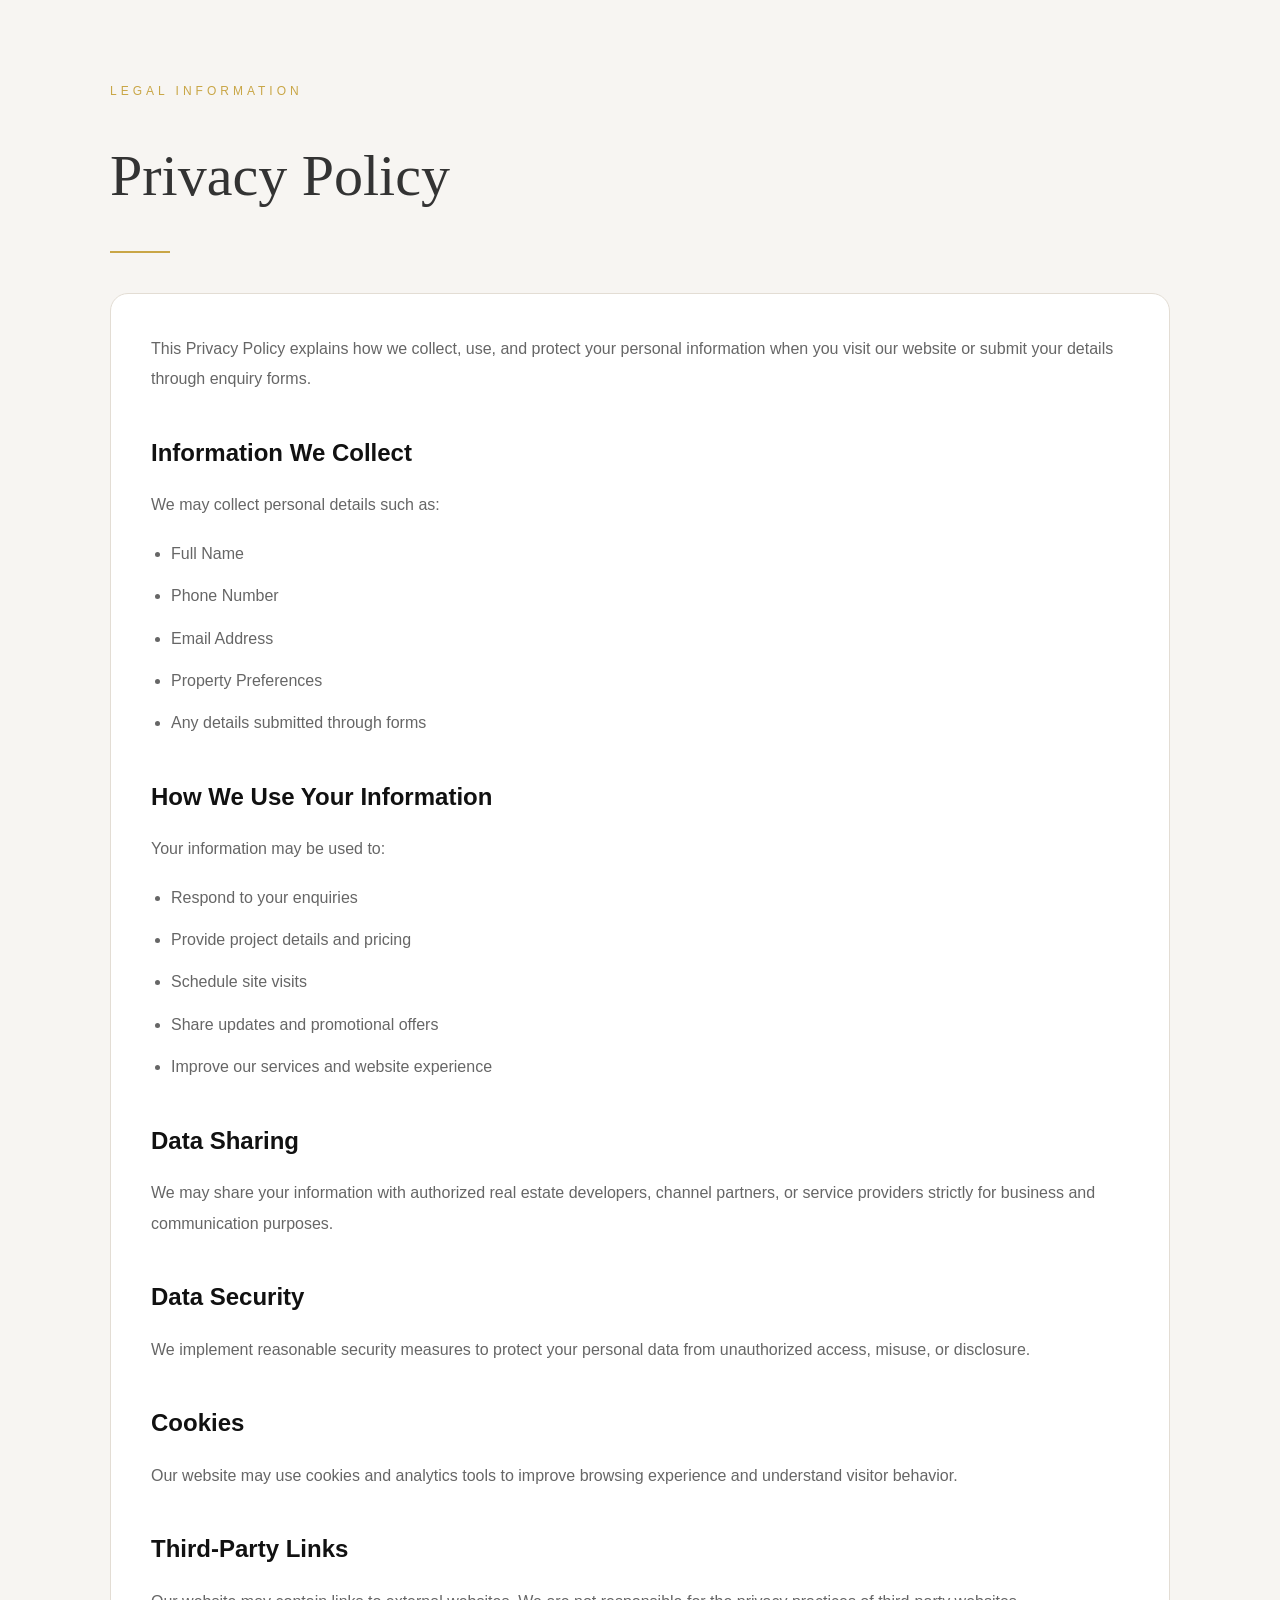
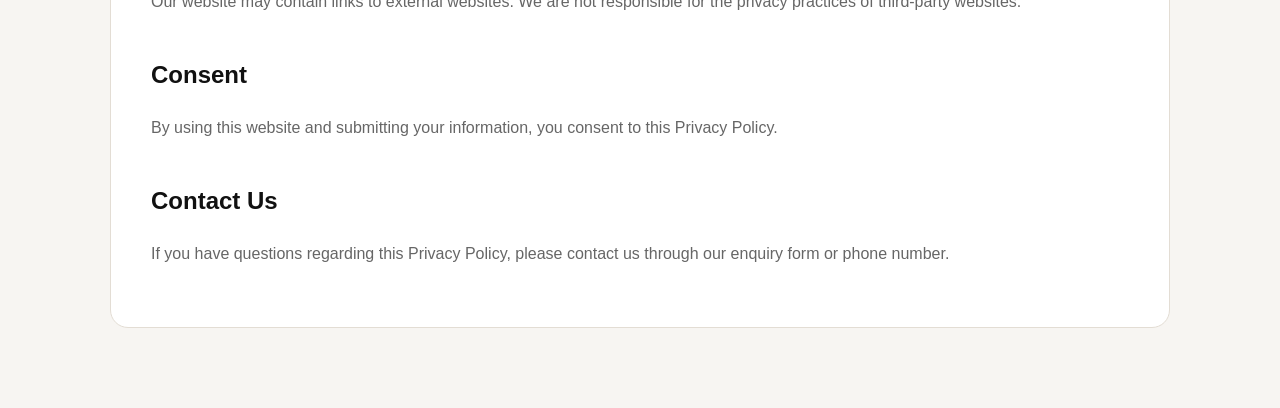
<file: privacy-policy.html>
<!DOCTYPE html>
<html lang="en">
<head>
  <meta charset="UTF-8">
  <meta name="viewport" content="width=device-width, initial-scale=1.0">
  <title>Privacy Policy</title>

  <style>

    *{
      margin:0;
      padding:0;
      box-sizing:border-box;
      font-family: Arial, sans-serif;
    }

    body{
      background:#f7f5f2;
      color:#333;
      line-height:1.9;
    }

    .policy-section{
      max-width:1100px;
      margin:auto;
      padding:80px 20px;
    }

    .small-title{
      color:#c9a646;
      text-transform:uppercase;
      letter-spacing:4px;
      font-size:12px;
      margin-bottom:18px;
    }

    .main-title{
      font-size:58px;
      font-family: Georgia, serif;
      font-weight:300;
      margin-bottom:20px;
    }

    .gold-line{
      width:60px;
      height:2px;
      background:#c9a646;
      margin-bottom:40px;
    }

    .policy-content{
      background:#fff;
      border:1px solid #e3ddd4;
      border-radius:18px;
      padding:40px;
    }

    .policy-content h3{
      margin-top:35px;
      margin-bottom:15px;
      color:#111;
      font-size:24px;
    }

    .policy-content p{
      margin-bottom:18px;
      color:#666;
      font-size:16px;
    }

    .policy-content ul{
      margin-left:20px;
      color:#666;
    }

    .policy-content li{
      margin-bottom:12px;
    }

    @media(max-width:768px){

      .main-title{
        font-size:42px;
      }

      .policy-content{
        padding:25px;
      }

    }

  </style>
</head>
<body>

  <section class="policy-section">

    <div class="small-title">
      Legal Information
    </div>

    <h1 class="main-title">
      Privacy Policy
    </h1>

    <div class="gold-line"></div>

    <div class="policy-content">

      <p>
        This Privacy Policy explains how we collect, use,
        and protect your personal information when you visit
        our website or submit your details through enquiry forms.
      </p>

      <h3>Information We Collect</h3>

      <p>
        We may collect personal details such as:
      </p>

      <ul>
        <li>Full Name</li>
        <li>Phone Number</li>
        <li>Email Address</li>
        <li>Property Preferences</li>
        <li>Any details submitted through forms</li>
      </ul>

      <h3>How We Use Your Information</h3>

      <p>
        Your information may be used to:
      </p>

      <ul>
        <li>Respond to your enquiries</li>
        <li>Provide project details and pricing</li>
        <li>Schedule site visits</li>
        <li>Share updates and promotional offers</li>
        <li>Improve our services and website experience</li>
      </ul>

      <h3>Data Sharing</h3>

      <p>
        We may share your information with authorized real estate
        developers, channel partners, or service providers strictly
        for business and communication purposes.
      </p>

      <h3>Data Security</h3>

      <p>
        We implement reasonable security measures to protect your
        personal data from unauthorized access, misuse, or disclosure.
      </p>

      <h3>Cookies</h3>

      <p>
        Our website may use cookies and analytics tools to improve
        browsing experience and understand visitor behavior.
      </p>

      <h3>Third-Party Links</h3>

      <p>
        Our website may contain links to external websites.
        We are not responsible for the privacy practices
        of third-party websites.
      </p>

      <h3>Consent</h3>

      <p>
        By using this website and submitting your information,
        you consent to this Privacy Policy.
      </p>

      <h3>Contact Us</h3>

      <p>
        If you have questions regarding this Privacy Policy,
        please contact us through our enquiry form or phone number.
      </p>

    </div>

  </section>

</body>
</html>
</file>
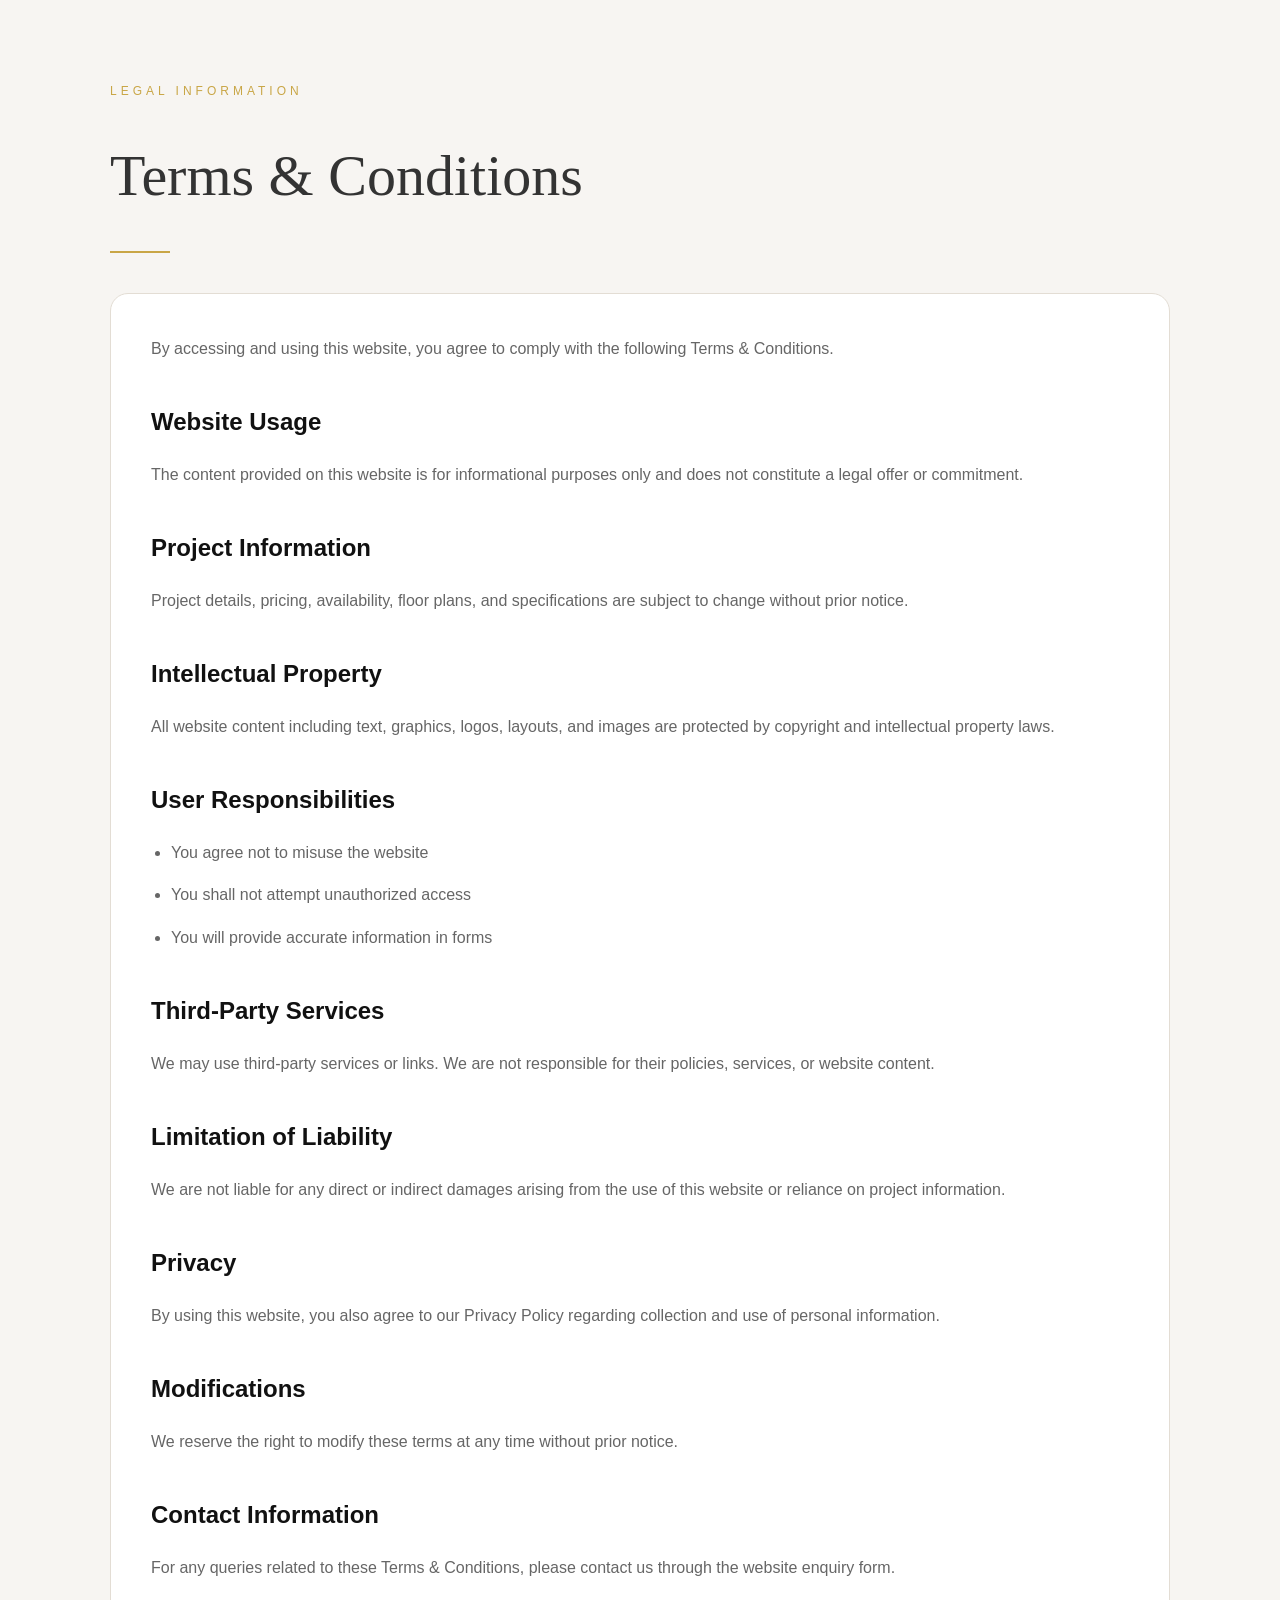
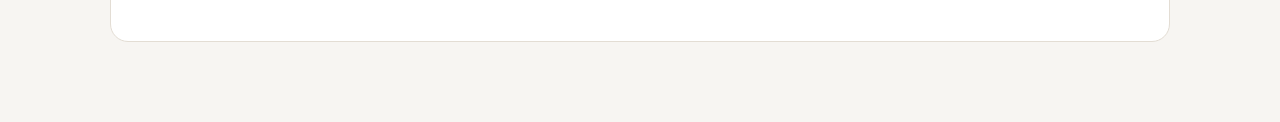
<file: terms_condition.html>
<!DOCTYPE html>
<html lang="en">
<head>
  <meta charset="UTF-8">
  <meta name="viewport" content="width=device-width, initial-scale=1.0">
  <title>Terms & Conditions</title>

  <style>

    *{
      margin:0;
      padding:0;
      box-sizing:border-box;
      font-family: Arial, sans-serif;
    }

    body{
      background:#f7f5f2;
      color:#333;
      line-height:1.9;
    }

    .terms-section{
      max-width:1100px;
      margin:auto;
      padding:80px 20px;
    }

    .small-title{
      color:#c9a646;
      text-transform:uppercase;
      letter-spacing:4px;
      font-size:12px;
      margin-bottom:18px;
    }

    .main-title{
      font-size:58px;
      font-family: Georgia, serif;
      font-weight:300;
      margin-bottom:20px;
    }

    .gold-line{
      width:60px;
      height:2px;
      background:#c9a646;
      margin-bottom:40px;
    }

    .terms-content{
      background:#fff;
      border:1px solid #e3ddd4;
      border-radius:18px;
      padding:40px;
    }

    .terms-content h3{
      margin-top:35px;
      margin-bottom:15px;
      color:#111;
      font-size:24px;
    }

    .terms-content p{
      margin-bottom:18px;
      color:#666;
      font-size:16px;
    }

    .terms-content ul{
      margin-left:20px;
      color:#666;
    }

    .terms-content li{
      margin-bottom:12px;
    }

    @media(max-width:768px){

      .main-title{
        font-size:42px;
      }

      .terms-content{
        padding:25px;
      }

    }

  </style>
</head>
<body>

  <section class="terms-section">

    <div class="small-title">
      Legal Information
    </div>

    <h1 class="main-title">
      Terms & Conditions
    </h1>

    <div class="gold-line"></div>

    <div class="terms-content">

      <p>
        By accessing and using this website, you agree
        to comply with the following Terms & Conditions.
      </p>

      <h3>Website Usage</h3>

      <p>
        The content provided on this website is for
        informational purposes only and does not constitute
        a legal offer or commitment.
      </p>

      <h3>Project Information</h3>

      <p>
        Project details, pricing, availability, floor plans,
        and specifications are subject to change without prior notice.
      </p>

      <h3>Intellectual Property</h3>

      <p>
        All website content including text, graphics,
        logos, layouts, and images are protected by
        copyright and intellectual property laws.
      </p>

      <h3>User Responsibilities</h3>

      <ul>
        <li>You agree not to misuse the website</li>
        <li>You shall not attempt unauthorized access</li>
        <li>You will provide accurate information in forms</li>
      </ul>

      <h3>Third-Party Services</h3>

      <p>
        We may use third-party services or links.
        We are not responsible for their policies,
        services, or website content.
      </p>

      <h3>Limitation of Liability</h3>

      <p>
        We are not liable for any direct or indirect damages
        arising from the use of this website or reliance on
        project information.
      </p>

      <h3>Privacy</h3>

      <p>
        By using this website, you also agree to our
        Privacy Policy regarding collection and use
        of personal information.
      </p>

      <h3>Modifications</h3>

      <p>
        We reserve the right to modify these terms
        at any time without prior notice.
      </p>

      <h3>Contact Information</h3>

      <p>
        For any queries related to these Terms & Conditions,
        please contact us through the website enquiry form.
      </p>

    </div>

  </section>

</body>
</html>
</file>
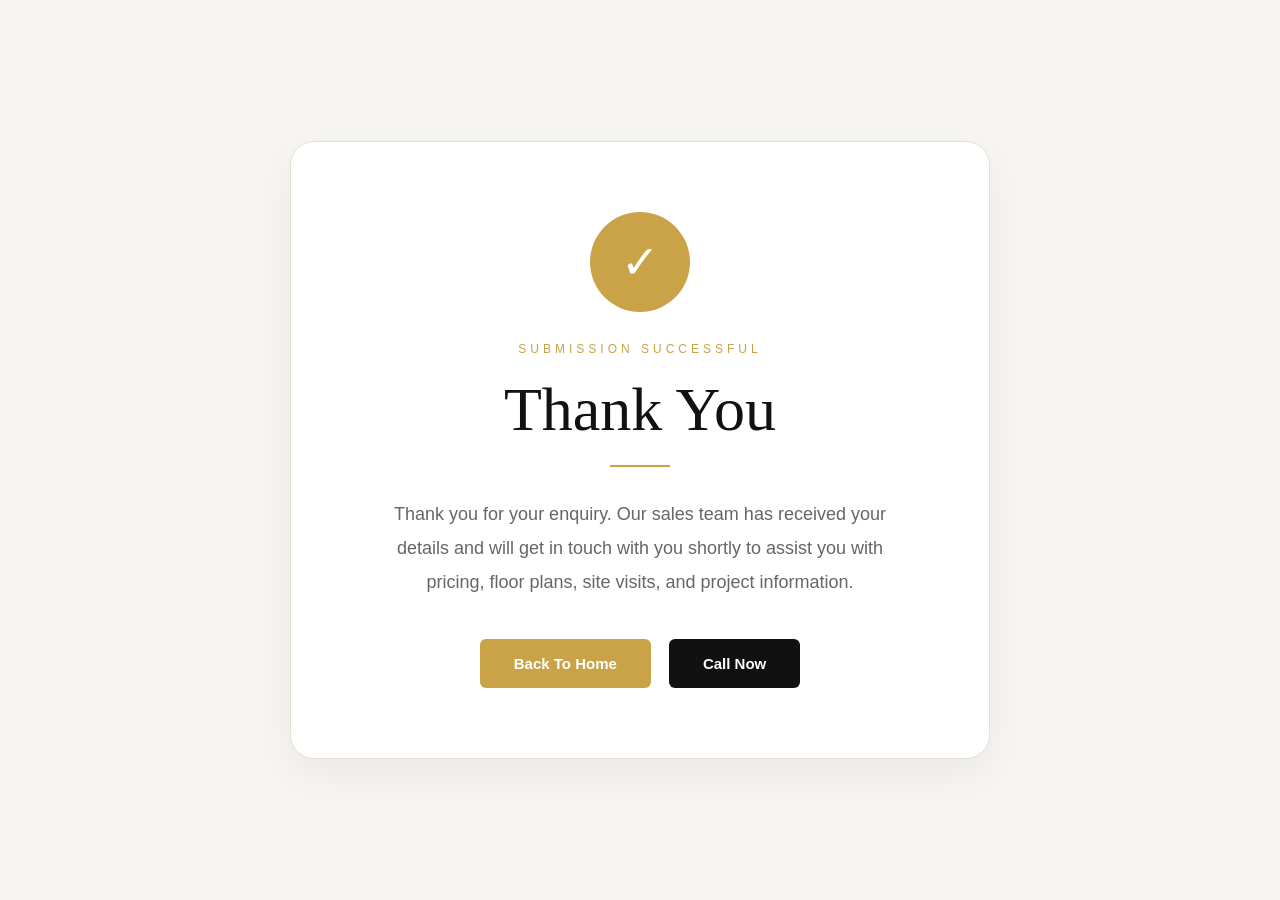
<file: thank_you.html>
<!DOCTYPE html>
<html lang="en">
<head>
  <meta charset="UTF-8">
  <meta name="viewport" content="width=device-width, initial-scale=1.0">
  <title>Thank You</title>

  <style>

    *{
      margin:0;
      padding:0;
      box-sizing:border-box;
      font-family: Arial, sans-serif;
    }

    body{
      background:#f7f5f2;
      min-height:100vh;

      display:flex;
      align-items:center;
      justify-content:center;

      padding:20px;
      color:#222;
    }

    .thankyou-box{
      width:100%;
      max-width:700px;

      background:#fff;
      border:1px solid #e6dfd5;
      border-radius:24px;

      padding:70px 50px;

      text-align:center;

      box-shadow:0 15px 40px rgba(0,0,0,0.05);
    }

    /* ICON */
    .success-icon{
      width:100px;
      height:100px;

      margin:0 auto 30px;

      border-radius:50%;

      background:#caa348;

      display:flex;
      align-items:center;
      justify-content:center;

      color:#fff;
      font-size:46px;
    }

    /* SMALL TEXT */
    .small-title{
      color:#caa348;
      text-transform:uppercase;
      letter-spacing:4px;
      font-size:12px;
      margin-bottom:18px;
    }

    /* TITLE */
    .main-title{
      font-size:62px;
      font-family: Georgia, serif;
      font-weight:300;

      margin-bottom:20px;
      color:#111;
    }

    /* LINE */
    .gold-line{
      width:60px;
      height:2px;
      background:#caa348;

      margin:0 auto 30px;
    }

    /* DESCRIPTION */
    .description{
      font-size:18px;
      line-height:1.9;
      color:#666;

      max-width:520px;
      margin:0 auto 40px;
    }

    /* INFO BOX */
    .info-box{
      background:#f8f6f2;
      border:1px solid #ebe4d9;

      border-radius:16px;

      padding:22px;

      margin-bottom:35px;

      color:#666;
      line-height:1.8;
    }

    /* BUTTONS */
    .button-group{
      display:flex;
      justify-content:center;
      gap:18px;
      flex-wrap:wrap;
    }

    .btn{
      padding:16px 34px;

      border:none;
      border-radius:6px;

      cursor:pointer;

      text-decoration:none;

      font-size:15px;
      font-weight:600;

      transition:0.3s;
    }

    .primary-btn{
      background:#caa348;
      color:#fff;
    }

    .primary-btn:hover{
      background:#b7923c;
    }

    .secondary-btn{
      background:#111;
      color:#fff;
    }

    .secondary-btn:hover{
      background:#333;
    }

    /* RESPONSIVE */
    @media(max-width:768px){

      .thankyou-box{
        padding:50px 25px;
      }

      .main-title{
        font-size:42px;
      }

      .description{
        font-size:16px;
      }

      .success-icon{
        width:80px;
        height:80px;
        font-size:38px;
      }

    }

  </style>
</head>
<body>

  <div class="thankyou-box">

    <!-- ICON -->
    <div class="success-icon">
      ✓
    </div>

    <!-- SMALL TITLE -->
    <div class="small-title">
      Submission Successful
    </div>

    <!-- TITLE -->
    <h1 class="main-title">
      Thank You
    </h1>

    <!-- LINE -->
    <div class="gold-line"></div>

    <!-- DESCRIPTION -->
    <p class="description">

      Thank you for your enquiry.

      Our sales team has received your details and
      will get in touch with you shortly to assist
      you with pricing, floor plans, site visits,
      and project information.

    </p>

    <!-- INFO BOX -->


    <!-- BUTTONS -->
    <div class="button-group">

      <a href="index.html" class="btn primary-btn">
        Back To Home
      </a>

      <a href="tel:+917899200300" class="btn secondary-btn">
        Call Now
      </a>

    </div>

  </div>

</body>
</html>
</file>
